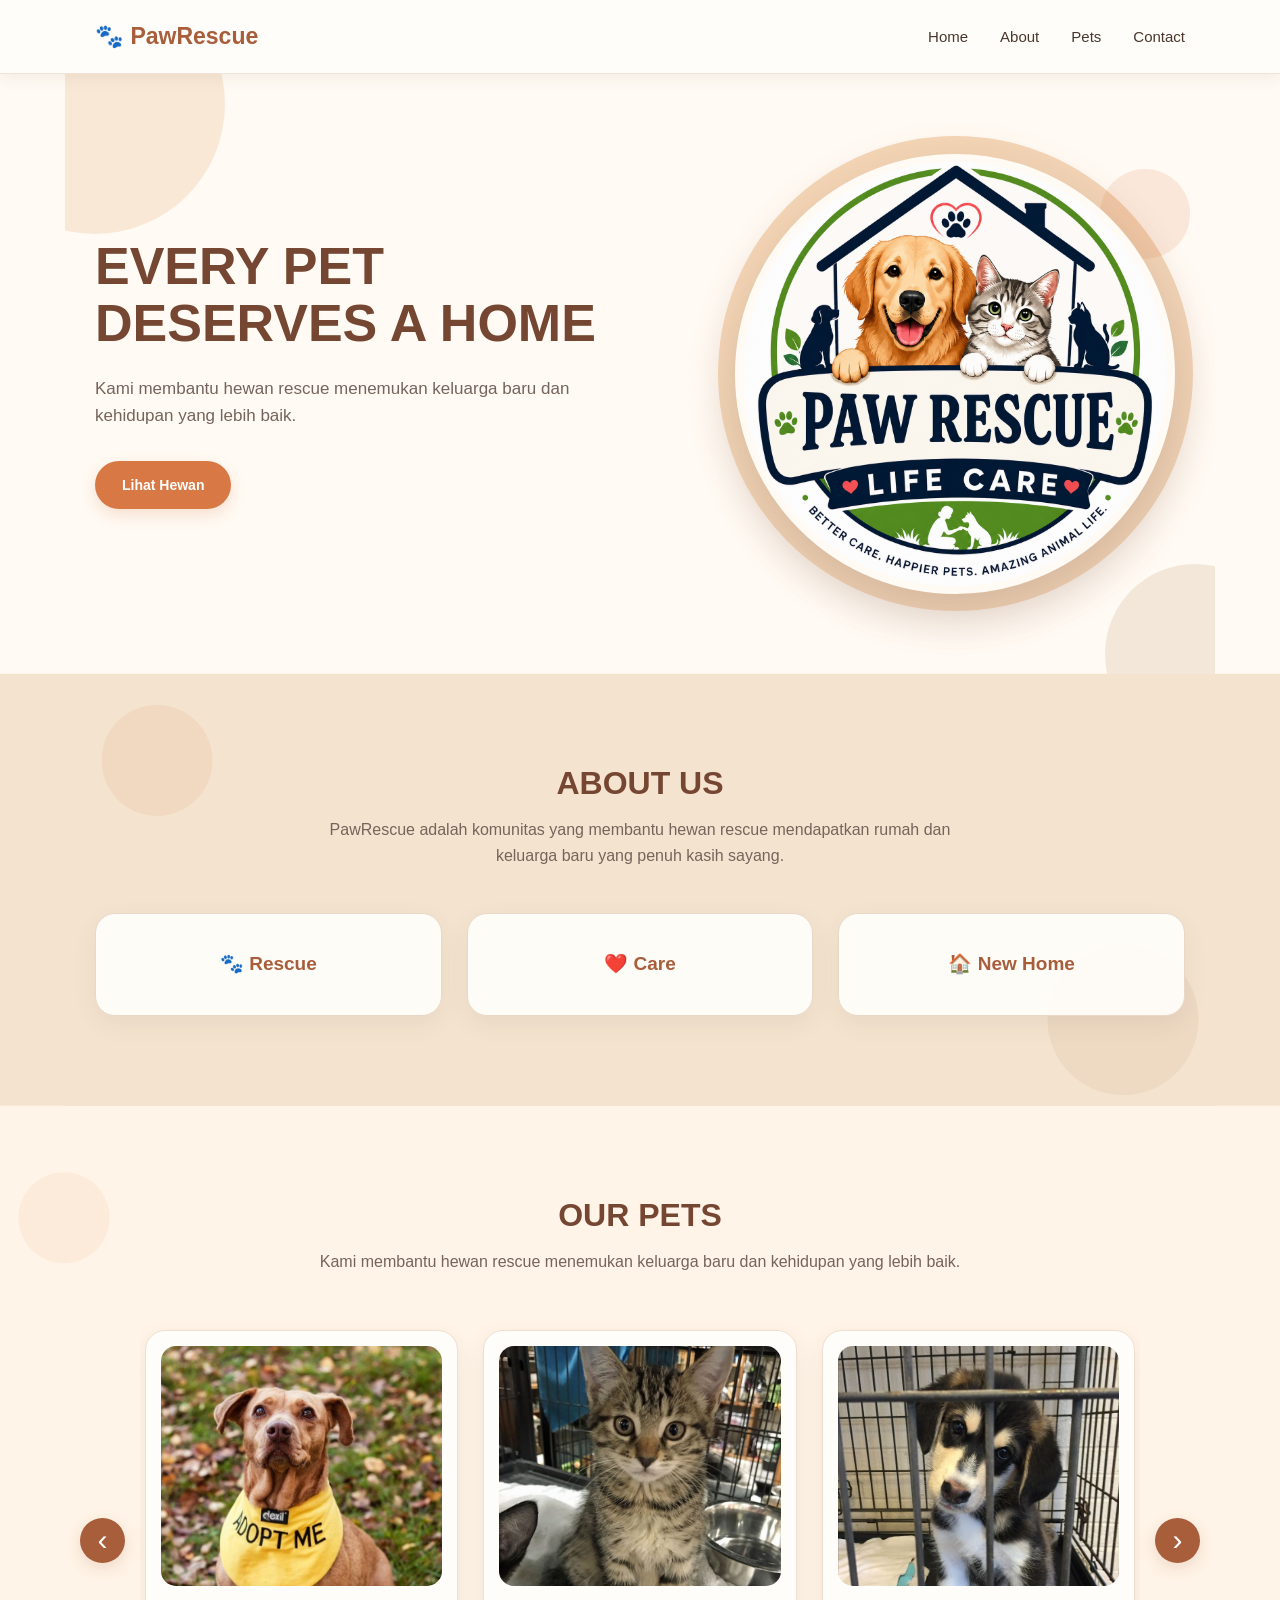
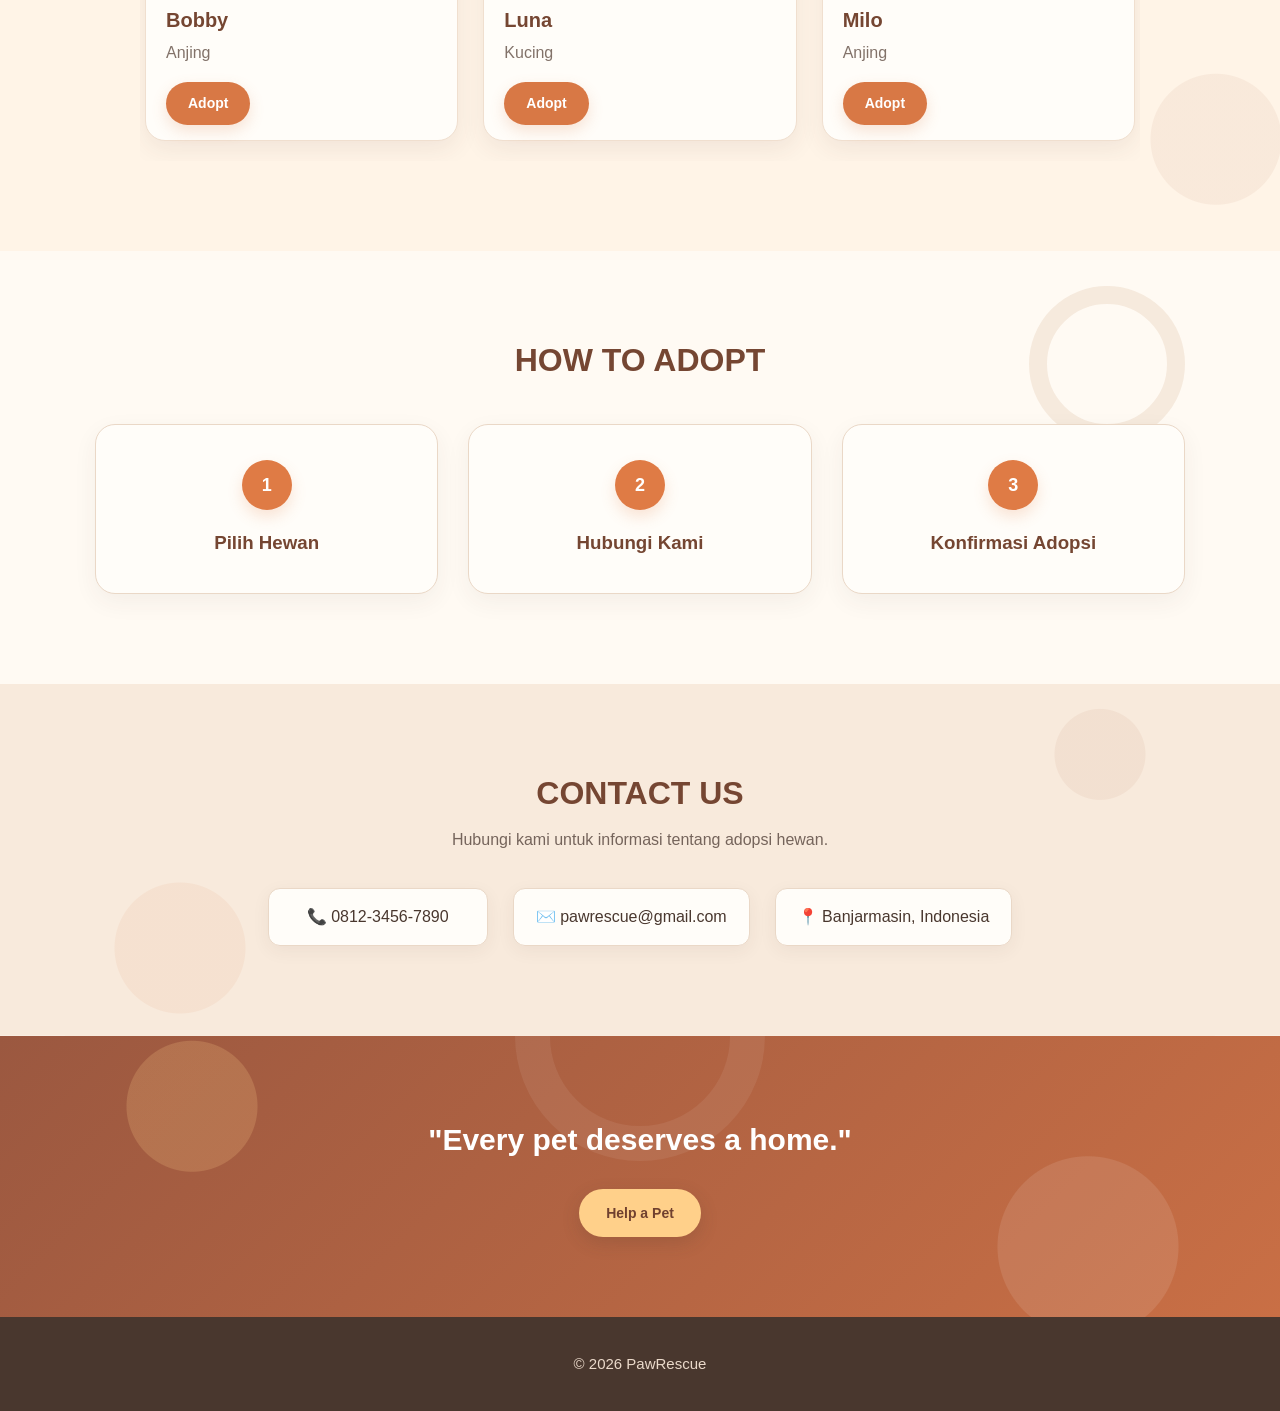
<file: index.html>
<!DOCTYPE html>
<html lang="id">

<head>
    <meta charset="UTF-8">
    <meta name="viewport" content="width=device-width, initial-scale=1.0">
    <title>PawRescue</title>
    <link rel="stylesheet" href="style.css">
</head>

<body>

    <header>
        <nav class="navbar">
            <div class="logo">🐾 PawRescue</div>

            <ul class="nav-menu">
                <li><a href="#home">Home</a></li>
                <li><a href="#about">About</a></li>
                <li><a href="#pets">Pets</a></li>
                <li><a href="#contact">Contact</a></li>
            </ul>
        </nav>
    </header>

    <section id="home" class="hero">
        <div class="hero-content">
            <h1>EVERY PET DESERVES A HOME</h1>

            <p>
                Kami membantu hewan rescue menemukan keluarga
                baru dan kehidupan yang lebih baik.
            </p>

            <a href="#pets" class="btn">Lihat Hewan</a>
        </div>

        <div class="hero-image">
            <img src="img/profile.jpg.png" alt="Hewan PawRescue">
        </div>
    </section>

    <section id="about" class="about">
        <h2>ABOUT US</h2>

        <p>
            PawRescue adalah komunitas yang membantu hewan
            rescue mendapatkan rumah dan keluarga baru
            yang penuh kasih sayang.
        </p>

        <div class="about-box">
            <div class="about-item">
                <h3>🐾 Rescue</h3>
            </div>

            <div class="about-item">
                <h3>❤️ Care</h3>
            </div>

            <div class="about-item">
                <h3>🏠 New Home</h3>
            </div>
        </div>
    </section>

    <section id="pets" class="pets">
        <h2>OUR PETS</h2>

        <p>
            Kami membantu hewan rescue menemukan keluarga
            baru dan kehidupan yang lebih baik.
        </p>

        <div class="pet-wrapper">
            <button class="pet-arrow" id="prevPet">‹</button>

            <div class="pet-container" id="petContainer">

                <div class="pet-card">
                    <div class="pet-image">
                        <img src="img/bobby.jpg" alt="Bobby">
                    </div>
                    <h3>Bobby</h3>
                    <p>Anjing</p>
                    <a href="#how" class="btn">Adopt</a>
                </div>

                <div class="pet-card">
                    <div class="pet-image">
                        <img src="img/luna.jpg" alt="Luna">
                    </div>
                    <h3>Luna</h3>
                    <p>Kucing</p>
                    <a href="#how" class="btn">Adopt</a>
                </div>

                <div class="pet-card">
                    <div class="pet-image">
                        <img src="img/milo.jpg" alt="Milo">
                    </div>
                    <h3>Milo</h3>
                    <p>Anjing</p>
                    <a href="#how" class="btn">Adopt</a>
                </div>

                <div class="pet-card">
                    <div class="pet-image">
                        <img src="img/coco.jpg" alt="Coco">
                    </div>
                    <h3>Coco</h3>
                    <p>Kucing</p>
                    <a href="#how" class="btn">Adopt</a>
                </div>

                <div class="pet-card">
                    <div class="pet-image">
                        <img src="img/rocky.jpg" alt="Rocky">
                    </div>
                    <h3>Rocky</h3>
                    <p>Anjing</p>
                    <a href="#how" class="btn">Adopt</a>
                </div>

                <div class="pet-card">
                    <div class="pet-image">
                        <img src="img/bella.jpg" alt="Bella">
                    </div>
                    <h3>Bella</h3>
                    <p>Kucing</p>
                    <a href="#how" class="btn">Adopt</a>
                </div>

            </div>

            <button class="pet-arrow" id="nextPet">›</button>
        </div>
    </section>

    <section id="how" class="how">
        <h2>HOW TO ADOPT</h2>

        <div class="how-container">
            <div class="how-item">
                <span>1</span>
                <h3>Pilih Hewan</h3>
            </div>

            <div class="how-item">
                <span>2</span>
                <h3>Hubungi Kami</h3>
            </div>

            <div class="how-item">
                <span>3</span>
                <h3>Konfirmasi Adopsi</h3>
            </div>
        </div>
    </section>

    <section class="contact" id="contact">
    <h2>CONTACT US</h2>
    <p>Hubungi kami untuk informasi tentang adopsi hewan.</p>

    <div class="contact-info">

        <p>
            📞
            <a href="tel:081234567890">
                0812-3456-7890
            </a>
        </p>

        <p>
            ✉️
            <a href="mailto:pawrescue@gmail.com">
                pawrescue@gmail.com
            </a>
        </p>

        <p>
            📍
            <a href="https://www.google.com/maps/search/?api=1&query=Banjarmasin%2C+Indonesia"
               target="_blank"
               rel="noopener noreferrer">
                Banjarmasin, Indonesia
            </a>
        </p>

    </div>
</section>
  
    <section class="cta">
    <h2>"Every pet deserves a home."</h2>

    <a href="donation.html" class="btn">Help a Pet</a>
</section>

    <footer>
        <p>© 2026 PawRescue</p>
    </footer>

    <script src="script.js"></script>
    <script src="donation.js"></script>
</body>

</html>
</file>
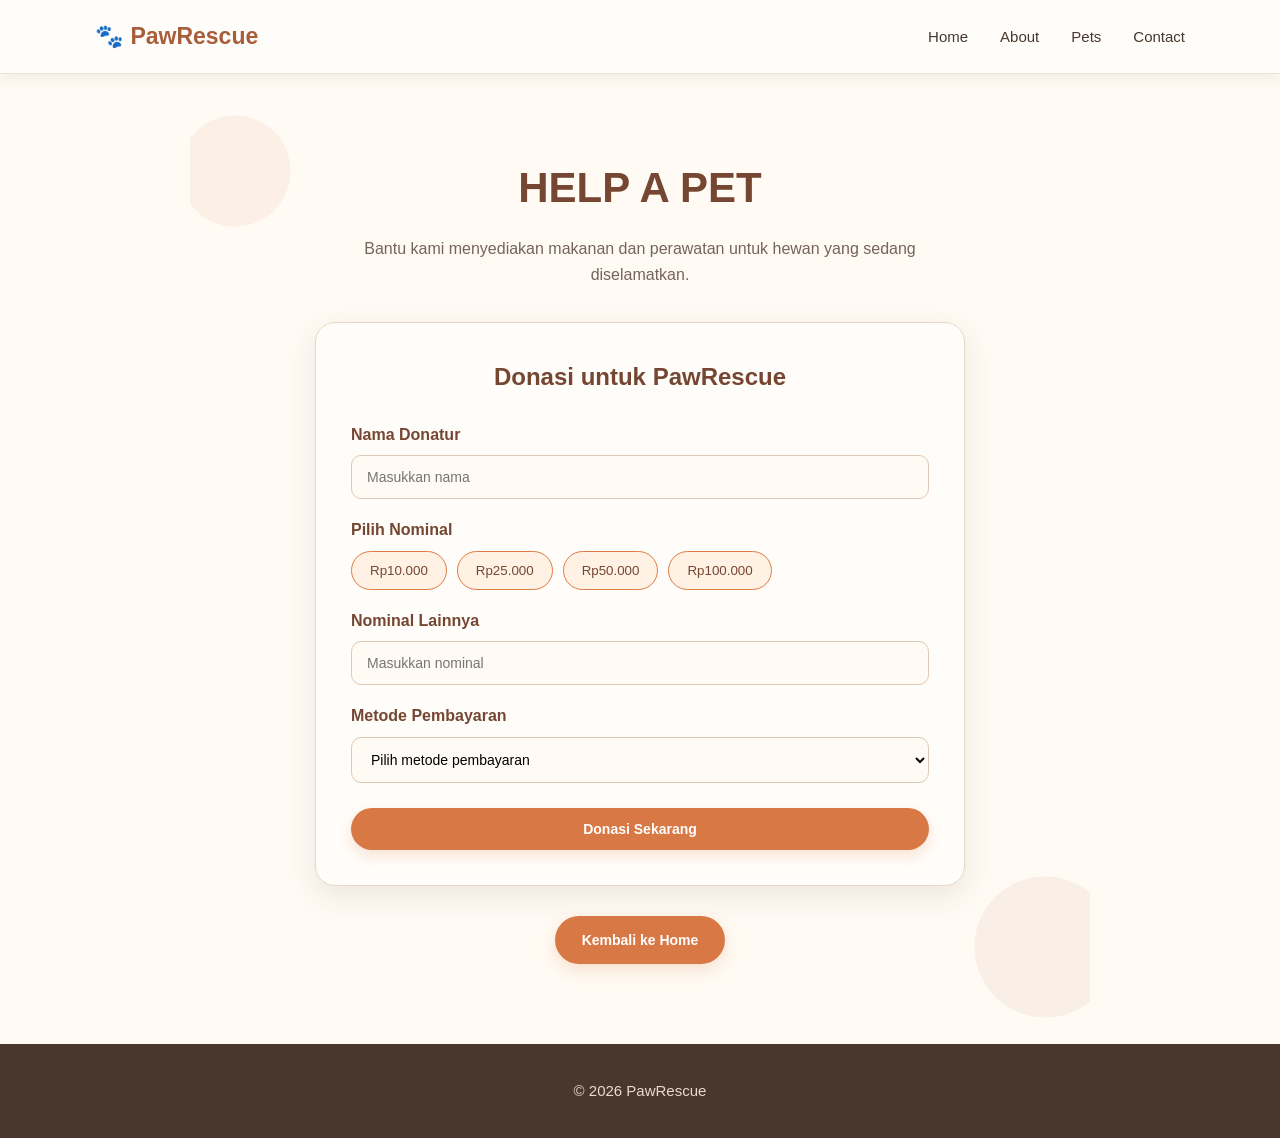
<file: donation.html>
<!DOCTYPE html>
<html lang="id">

<head>
    <meta charset="UTF-8">
    <meta name="viewport" content="width=device-width, initial-scale=1.0">
    <title>Help a Pet - PawRescue</title>
    <link rel="stylesheet" href="style.css">
</head>

<body>

<header>
    <nav class="navbar">
        <div class="logo">🐾 PawRescue</div>

        <ul class="nav-menu">
            <li><a href="index.html#home">Home</a></li>
            <li><a href="index.html#about">About</a></li>
            <li><a href="index.html#pets">Pets</a></li>
            <li><a href="index.html#contact">Contact</a></li>
        </ul>
    </nav>
</header>

<section class="donation-page">

    <h1>HELP A PET</h1>

    <p>
        Bantu kami menyediakan makanan dan perawatan
        untuk hewan yang sedang diselamatkan.
    </p>

    <div class="donation-box">

        <h2>Donasi untuk PawRescue</h2>

        <label>Nama Donatur</label>
        <input type="text" id="donorName" placeholder="Masukkan nama">

        <label>Pilih Nominal</label>

        <div class="amount-list">
            <button type="button" class="amount" data-value="10000">Rp10.000</button>
            <button type="button" class="amount" data-value="25000">Rp25.000</button>
            <button type="button" class="amount" data-value="50000">Rp50.000</button>
            <button type="button" class="amount" data-value="100000">Rp100.000</button>
        </div>

        <label>Nominal Lainnya</label>
        <input type="number" id="customAmount" placeholder="Masukkan nominal">

        <label>Metode Pembayaran</label>

        <select id="paymentMethod">
            <option value="">Pilih metode pembayaran</option>
            <option value="Transfer Bank">Transfer Bank</option>
            <option value="E-Wallet">E-Wallet</option>
        </select>

        <button type="button" id="donationButton" class="btn">
            Donasi Sekarang
        </button>

        <p id="donationMessage"></p>

    </div>

    <a href="index.html" class="btn">Kembali ke Home</a>

</section>

<footer>
    <p>© 2026 PawRescue</p>
</footer>

<script src="donation.js"></script>

</body>

</html>
</file>
<file: style.css>
* {
    margin: 0;
    padding: 0;
    box-sizing: border-box;
}

html {
    scroll-behavior: smooth;
}

body {
    font-family: Arial, sans-serif;
    background: #fffaf3;
    color: #49372e;
    line-height: 1.6;
}

header {
    position: sticky;
    top: 0;
    z-index: 1000;
    background: rgba(255, 253, 249, 0.96);
    border-bottom: 1px solid #f0e3d5;
    box-shadow: 0 3px 15px rgba(73, 55, 46, 0.08);
}

.navbar {
    max-width: 1150px;
    margin: auto;
    padding: 18px 30px;
    display: flex;
    align-items: center;
    justify-content: space-between;
}

.logo {
    color: #a85d3b;
    font-size: 23px;
    font-weight: bold;
}

.nav-menu {
    display: flex;
    gap: 32px;
    list-style: none;
}

.nav-menu a {
    color: #49372e;
    text-decoration: none;
    font-size: 15px;
    font-weight: 500;
    transition: 0.3s;
}

.nav-menu a:hover {
    color: #df7b45;
}

.hero {
    max-width: 1150px;
    min-height: 600px;
    margin: auto;
    padding: 70px 30px;
    display: flex;
    align-items: center;
    justify-content: space-between;
    gap: 60px;
    position: relative;
    overflow: hidden;
}

.hero::before {
    content: "";
    position: absolute;
    width: 260px;
    height: 260px;
    top: -100px;
    left: -100px;
    background: #f6dfc8;
    border-radius: 50%;
    opacity: 0.65;
}

.hero::after {
    content: "";
    position: absolute;
    width: 180px;
    height: 180px;
    right: -70px;
    bottom: -70px;
    background: #e9d9c5;
    border-radius: 50%;
    opacity: 0.55;
}

.hero-content {
    flex: 1;
    position: relative;
    z-index: 2;
}

.hero-content h1 {
    max-width: 600px;
    margin-bottom: 22px;
    color: #754632;
    font-size: 52px;
    line-height: 1.1;
}

.hero-content p {
    max-width: 520px;
    margin-bottom: 32px;
    color: #75645b;
    font-size: 17px;
}

.btn {
    display: inline-block;
    padding: 13px 27px;
    background: #d87845;
    color: #ffffff;
    text-decoration: none;
    border-radius: 30px;
    font-size: 14px;
    font-weight: bold;
    transition: 0.3s;
    box-shadow: 0 6px 15px rgba(216, 120, 69, 0.2);
}

.btn:hover {
    background: #a85d3b;
    transform: translateY(-2px);
}

.hero-image {
    position: relative;
    width: 460px;
    height: 460px;
    flex: 0 0 460px;
    display: flex;
    align-items: center;
    justify-content: center;
    z-index: 2;
}

.hero-image::before {
    content: "";
    position: absolute;
    width: 475px;
    height: 475px;
    background: linear-gradient(135deg, #f4d5b5, #efd0b4);
    border-radius: 50%;
    box-shadow: 0 15px 35px rgba(168, 93, 59, 0.1);
}

.hero-image::after {
    content: "";
    position: absolute;
    width: 90px;
    height: 90px;
    right: -5px;
    top: 25px;
    background: #df7b45;
    border-radius: 50%;
    opacity: 0.15;
}

.hero-image img {
    position: relative;
    z-index: 1;
    width: 440px;
    height: 440px;
    object-fit: contain;
    border-radius: 50%;
    background: #ffffff;
    border: 8px solid #fffaf3;
    box-shadow: 0 18px 40px rgba(73, 55, 46, 0.16);
}

.about {
    max-width: 1150px;
    margin: auto;
    padding: 90px 30px;
    text-align: center;
    background:
        radial-gradient(circle at 8% 20%, rgba(216, 120, 69, 0.1) 0 55px, transparent 56px),
        radial-gradient(circle at 92% 80%, rgba(168, 93, 59, 0.08) 0 75px, transparent 76px),
        #f4e4cf;
    box-shadow: 0 0 0 100vmax #f4e4cf;
    clip-path: inset(0 -100vmax);
}

.about h2,
.pets h2,
.how h2,
.contact h2 {
    margin-bottom: 15px;
    color: #754632;
    font-size: 32px;
    line-height: 1.2;
}

.about > p,
.pets > p {
    max-width: 650px;
    margin: 0 auto 45px;
    color: #75645b;
}

.about-box {
    display: flex;
    justify-content: center;
    gap: 25px;
}

.about-item {
    flex: 1;
    padding: 35px 20px;
    background: rgba(255, 253, 249, 0.95);
    border: 1px solid #ead8c7;
    border-radius: 20px;
    box-shadow: 0 8px 25px rgba(73, 55, 46, 0.07);
    transition: 0.3s;
}

.about-item:hover {
    transform: translateY(-7px);
    box-shadow: 0 15px 30px rgba(73, 55, 46, 0.12);
}

.about-item h3 {
    color: #a85d3b;
    font-size: 19px;
}

.pets {
    padding: 90px 30px;
    text-align: center;
    background:
        radial-gradient(circle at 5% 15%, rgba(223, 123, 69, 0.08) 0 45px, transparent 46px),
        radial-gradient(circle at 95% 85%, rgba(168, 93, 59, 0.07) 0 65px, transparent 66px),
        #fff4e7;
}

.pet-wrapper {
    max-width: 1120px;
    margin: auto;
    display: flex;
    align-items: center;
    gap: 15px;
}

.pet-container {
    width: 100%;
    display: flex;
    gap: 25px;
    padding: 10px 5px 20px;
    overflow-x: auto;
    scroll-behavior: smooth;
    scrollbar-width: none;
}

.pet-container::-webkit-scrollbar {
    display: none;
}

.pet-card {
    min-width: calc((100% - 50px) / 3);
    flex: 0 0 calc((100% - 50px) / 3);
    padding: 15px;
    background: #fffdf9;
    border: 1px solid #f0dfcf;
    border-radius: 20px;
    text-align: left;
    box-shadow: 0 8px 25px rgba(73, 55, 46, 0.08);
    transition: 0.3s;
}

.pet-card:hover {
    transform: translateY(-8px);
    box-shadow: 0 15px 30px rgba(73, 55, 46, 0.14);
}

.pet-image img {
    width: 100%;
    height: 240px;
    display: block;
    margin-bottom: 18px;
    object-fit: cover;
    border-radius: 15px;
}

.pet-card h3 {
    margin-left: 5px;
    color: #754632;
    font-size: 20px;
}

.pet-card p {
    margin: 4px 5px 17px;
    color: #827269;
}

.pet-card .btn {
    margin-left: 5px;
    padding: 10px 22px;
}

.pet-arrow {
    width: 45px;
    height: 45px;
    flex-shrink: 0;
    border: none;
    border-radius: 50%;
    background: #a85d3b;
    color: #ffffff;
    font-size: 30px;
    cursor: pointer;
    transition: 0.3s;
    box-shadow: 0 5px 15px rgba(168, 93, 59, 0.18);
}

.pet-arrow:hover {
    background: #df7b45;
    transform: scale(1.05);
}

.how {
    max-width: 1150px;
    margin: auto;
    padding: 90px 30px;
    text-align: center;
    position: relative;
}

.how::before {
    content: "";
    position: absolute;
    width: 120px;
    height: 120px;
    top: 35px;
    right: 30px;
    border: 18px solid #f1dfcf;
    border-radius: 50%;
    opacity: 0.6;
}

.how-container {
    display: flex;
    justify-content: center;
    gap: 30px;
    margin-top: 45px;
    position: relative;
    z-index: 1;
}

.how-item {
    flex: 1;
    padding: 35px 20px;
    background: #fffdf9;
    border: 1px solid #ead8c7;
    border-radius: 20px;
    box-shadow: 0 8px 25px rgba(73, 55, 46, 0.06);
    transition: 0.3s;
}

.how-item:hover {
    transform: translateY(-5px);
    box-shadow: 0 12px 28px rgba(73, 55, 46, 0.1);
}

.how-item span {
    width: 50px;
    height: 50px;
    margin: 0 auto 18px;
    display: flex;
    align-items: center;
    justify-content: center;
    background: #df7b45;
    color: #ffffff;
    border-radius: 50%;
    font-size: 18px;
    font-weight: bold;
    box-shadow: 0 7px 15px rgba(223, 123, 69, 0.2);
}

.how-item h3 {
    color: #754632;
}

.contact {
    max-width: 1150px;
    margin: auto;
    padding: 90px 30px;
    text-align: center;
    background:
        radial-gradient(circle at 10% 75%, rgba(216, 120, 69, 0.08) 0 65px, transparent 66px),
        radial-gradient(circle at 90% 20%, rgba(168, 93, 59, 0.07) 0 45px, transparent 46px),
        #f8eadc;
    box-shadow: 0 0 0 100vmax #f8eadc;
    clip-path: inset(0 -100vmax);
}

.contact > p {
    color: #75645b;
}

.contact-info {
    margin-top: 35px;
    display: flex;
    justify-content: center;
    gap: 25px;
    flex-wrap: wrap;
}

.contact-info p {
    min-width: 220px;
    padding: 15px 22px;
    background: #fffdf9;
    border: 1px solid #ead8c7;
    border-radius: 12px;
    box-shadow: 0 5px 18px rgba(73, 55, 46, 0.06);
}

.contact-info a {
    color: #49372e;
    text-decoration: none;
    transition: 0.3s;
}

.contact-info a:hover {
    color: #d87845;
    text-decoration: underline;
    text-underline-offset: 5px;
}

.contact-info p {
    cursor: pointer;
}

.cta {
    padding: 80px 30px;
    text-align: center;
    background:
        radial-gradient(circle at 15% 25%, rgba(255, 208, 138, 0.2) 0 65px, transparent 66px),
        radial-gradient(circle at 85% 75%, rgba(255, 255, 255, 0.1) 0 90px, transparent 91px),
        linear-gradient(135deg, #9b5840, #c96f45);
    color: #ffffff;
    position: relative;
    overflow: hidden;
}

.cta::before {
    content: "";
    position: absolute;
    width: 180px;
    height: 180px;
    left: 50%;
    top: -125px;
    transform: translateX(-50%);
    border: 35px solid rgba(255, 255, 255, 0.07);
    border-radius: 50%;
}

.cta h2 {
    margin-bottom: 25px;
    font-size: 30px;
    position: relative;
    z-index: 1;
}

.cta .btn {
    background: #ffd08a;
    color: #70402f;
    box-shadow: 0 6px 18px rgba(73, 55, 46, 0.18);
    position: relative;
    z-index: 1;
}

.cta .btn:hover {
    background: #fffdf9;
    color: #9b5840;
}

footer {
    padding: 35px 20px;
    background: #49372e;
    color: #ffffff;
    text-align: center;
}

footer p {
    color: #ead9ca;
    font-size: 15px;
}

@media (max-width: 768px) {

    .navbar {
        flex-direction: column;
        gap: 15px;
    }

    .nav-menu {
        gap: 18px;
    }

    .hero {
        flex-direction: column;
        padding-top: 50px;
        text-align: center;
    }

    .hero-content h1 {
        font-size: 38px;
    }

    .hero-content p {
        margin-left: auto;
        margin-right: auto;
    }

    .hero-image {
        width: 360px;
        height: 360px;
        max-width: 100%;
    }

    .hero-image::before {
        width: 370px;
        height: 370px;
    }

    .hero-image img {
        width: 340px;
        height: 340px;
    }

    .about-box,
    .how-container {
        flex-direction: column;
    }

    .contact-info {
        flex-direction: column;
        gap: 12px;
    }

    .contact-info p {
        min-width: 0;
    }

    .pet-card {
        min-width: 85%;
        flex: 0 0 85%;
    }

    .pet-wrapper {
        gap: 8px;
    }

    .pet-arrow {
        width: 40px;
        height: 40px;
        font-size: 25px;
    }

    .how::before {
        display: none;
    }
}

.donation-page {
    max-width: 900px;
    margin: auto;
    padding: 80px 30px;
    text-align: center;
    background:
        radial-gradient(circle at 5% 10%, rgba(216, 120, 69, 0.08) 0 55px, transparent 56px),
        radial-gradient(circle at 95% 90%, rgba(168, 93, 59, 0.07) 0 70px, transparent 71px);
}

.donation-page h1 {
    color: #754632;
    font-size: 42px;
    margin-bottom: 15px;
}

.donation-page > p {
    max-width: 650px;
    margin: 0 auto 35px;
    color: #75645b;
}

.donation-box {
    max-width: 650px;
    margin: auto;
    padding: 35px;
    background: #fffdf9;
    border: 1px solid #ead8c7;
    border-radius: 20px;
    box-shadow: 0 10px 30px rgba(73, 55, 46, 0.1);
    text-align: left;
}

.donation-box h2 {
    margin-bottom: 25px;
    color: #754632;
    text-align: center;
}

.donation-box label {
    display: block;
    margin: 18px 0 8px;
    color: #754632;
    font-weight: bold;
}

.donation-box input,
.donation-box select {
    width: 100%;
    padding: 13px 15px;
    border: 1px solid #dfc8b5;
    border-radius: 10px;
    outline: none;
    font-size: 14px;
    background: #fffaf3;
}

.donation-box input:focus,
.donation-box select:focus {
    border-color: #d87845;
}

.amount-list {
    display: flex;
    gap: 10px;
    flex-wrap: wrap;
}

.amount {
    padding: 11px 18px;
    border: 1px solid #df7b45;
    border-radius: 20px;
    background: #fff1e3;
    color: #754632;
    cursor: pointer;
    transition: 0.3s;
}

.amount:hover {
    background: #df7b45;
    color: #ffffff;
}

.donation-box .btn {
    width: 100%;
    margin-top: 25px;
    border: none;
    cursor: pointer;
}

#donationMessage {
    display: none;
    margin-top: 20px;
    padding: 15px;
    border-radius: 10px;
    background: #e7eedf;
    color: #526247;
    text-align: center;
}

.donation-page > .btn {
    margin-top: 30px;
}

@media (max-width: 768px) {

    .donation-page {
        padding: 60px 20px;
    }

    .donation-page h1 {
        font-size: 34px;
    }

    .donation-box {
        padding: 25px;
    }

    .amount-list {
        gap: 8px;
    }

    .amount {
        flex: 1;
        min-width: 100px;
    }
}
</file>
